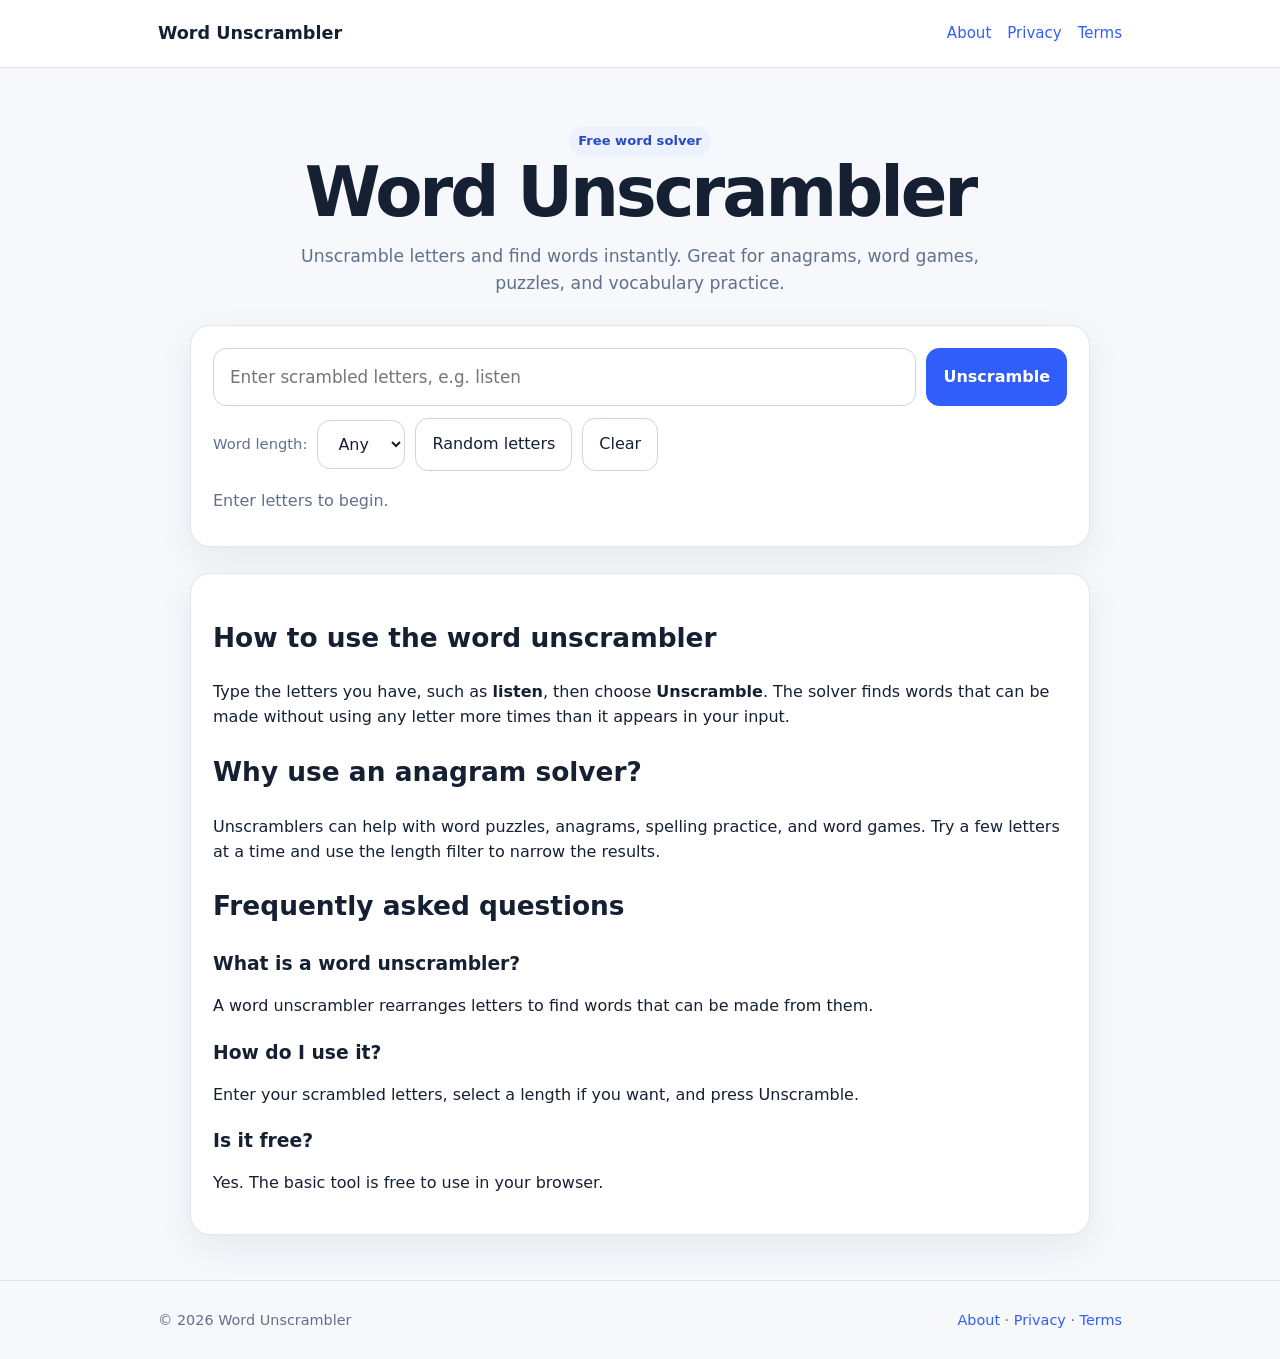
<file: index.html>
<!doctype html>
<html lang="en">
<head>
<meta charset="utf-8">
<meta name="viewport" content="width=device-width, initial-scale=1">
<title>Word Unscrambler - Free Anagram Solver</title>
<meta name="description" content="Free word unscrambler and anagram solver. Enter your letters to find words you can make, filter by length, and copy results instantly.">
<meta name="robots" content="index,follow">
<link rel="canonical" href="https://ryandavid14el-rgb.github.io/">
<link rel="stylesheet" href="style.css">
<script type="application/ld+json">
{"@context":"https://schema.org","@type":"WebApplication","name":"Word Unscrambler","url":"https://ryandavid14el-rgb.github.io/","applicationCategory":"UtilitiesApplication","operatingSystem":"Any","description":"Free browser-based word unscrambler and anagram solver."}
</script>
<script type="application/ld+json">
{"@context":"https://schema.org","@type":"FAQPage","mainEntity":[
{"@type":"Question","name":"What is a word unscrambler?","acceptedAnswer":{"@type":"Answer","text":"A word unscrambler rearranges letters to find words that can be made from the letters you enter."}},
{"@type":"Question","name":"How do I use the word unscrambler?","acceptedAnswer":{"@type":"Answer","text":"Enter your scrambled letters, optionally choose a word length, and select Unscramble. The results show words that can be formed from the available letters."}},
{"@type":"Question","name":"Is this word unscrambler free?","acceptedAnswer":{"@type":"Answer","text":"Yes. The tool is free to use in your browser."}}
]}
</script>
</head>
<body>
<header><div class="wrap nav"><a class="brand" href="./">Word Unscrambler</a><nav class="navlinks"><a href="about.html">About</a><a href="privacy.html">Privacy</a><a href="terms.html">Terms</a></nav></div></header>
<main class="wrap">
<section class="hero"><span class="pill">Free word solver</span><h1>Word Unscrambler</h1><p>Unscramble letters and find words instantly. Great for anagrams, word games, puzzles, and vocabulary practice.</p></section>
<section class="card solver" aria-label="Word unscrambler">
<div class="form"><input id="letters" class="input" maxlength="30" autocomplete="off" autocapitalize="none" spellcheck="false" placeholder="Enter scrambled letters, e.g. listen" aria-label="Scrambled letters"><button id="solve" class="primary">Unscramble</button></div>
<div class="controls"><label for="length">Word length:</label><select id="length"><option value="all">Any</option><option>2</option><option>3</option><option>4</option><option>5</option><option>6</option><option>7</option><option>8</option><option>9</option><option value="10">10+</option></select><button id="random">Random letters</button><button id="clear">Clear</button></div>
<div id="status" class="status" aria-live="polite">Enter letters to begin.</div><div id="results" class="results" aria-live="polite"></div>
</section>
<section class="section card"><h2>How to use the word unscrambler</h2><p>Type the letters you have, such as <strong>listen</strong>, then choose <strong>Unscramble</strong>. The solver finds words that can be made without using any letter more times than it appears in your input.</p><h2>Why use an anagram solver?</h2><p>Unscramblers can help with word puzzles, anagrams, spelling practice, and word games. Try a few letters at a time and use the length filter to narrow the results.</p><h2>Frequently asked questions</h2><h3>What is a word unscrambler?</h3><p>A word unscrambler rearranges letters to find words that can be made from them.</p><h3>How do I use it?</h3><p>Enter your scrambled letters, select a length if you want, and press Unscramble.</p><h3>Is it free?</h3><p>Yes. The basic tool is free to use in your browser.</p></section>
</main>
<footer><div class="wrap foot"><span>© 2026 Word Unscrambler</span><span><a href="about.html">About</a> · <a href="privacy.html">Privacy</a> · <a href="terms.html">Terms</a></span></div></footer>
<script src="wordlist.js"></script>
<script>
"use strict";
const WORDS = Array.isArray(window.WORDS) ? window.WORDS : [];
const byLength = new Map();
for (const w of WORDS) { const n=w.length; if(!byLength.has(n)) byLength.set(n,[]); byLength.get(n).push(w); }
function counts(s){const c=Object.create(null);for(const ch of s)c[ch]=(c[ch]||0)+1;return c}
function canMake(word, available){const c=counts(word);for(const k in c)if((available[k]||0)<c[k])return false;return true}
function normalize(v){return v.toLowerCase().replace(/[^a-z]/g,"").slice(0,30)}
function solve(){
 const letters=normalize(document.getElementById("letters").value);
 const filter=document.getElementById("length").value;
 const status=document.getElementById("status"), results=document.getElementById("results");
 results.innerHTML="";
 if(!letters){status.textContent="Enter letters to begin.";return}
 const available=counts(letters);
 let candidates=[];
 if(filter==="all"){for(const arr of byLength.values())candidates.push(...arr)}
 else {const n=Number(filter);for(const [len,arr] of byLength){if(n===10?len>=10:len===n)candidates.push(...arr)}}
 const matches=candidates.filter(w=>w.length<=letters.length&&canMake(w,available)).sort((a,b)=>b.length-a.length||a.localeCompare(b));
 status.textContent=`Found ${matches.length.toLocaleString()} possible word${matches.length===1?"":"s"} from "${letters}".`;
 if(!matches.length){results.innerHTML='<div class="empty">No matches found. Try different letters or a shorter word length.</div>';return}
 const frag=document.createDocumentFragment();
 for(const w of matches.slice(0,300)){const item=document.createElement("div");item.className="word";const text=document.createElement("span");text.textContent=w;const copy=document.createElement("button");copy.type="button";copy.textContent="Copy";copy.onclick=async()=>{try{await navigator.clipboard.writeText(w);copy.textContent="Copied";setTimeout(()=>copy.textContent="Copy",900)}catch{copy.textContent="Select"}};item.append(text,copy);frag.appendChild(item)}
 results.appendChild(frag);
}
document.getElementById("solve").addEventListener("click",solve);
document.getElementById("letters").addEventListener("keydown",e=>{if(e.key==="Enter")solve()});
document.getElementById("length").addEventListener("change",solve);
document.getElementById("clear").addEventListener("click",()=>{document.getElementById("letters").value="";document.getElementById("results").innerHTML="";document.getElementById("status").textContent="Enter letters to begin."});
document.getElementById("random").addEventListener("click",()=>{const pool="aeilnorstu";let s="";for(let i=0;i<7;i++)s+=pool[Math.floor(Math.random()*pool.length)];document.getElementById("letters").value=s;solve()});
</script>
</body></html>
</file>
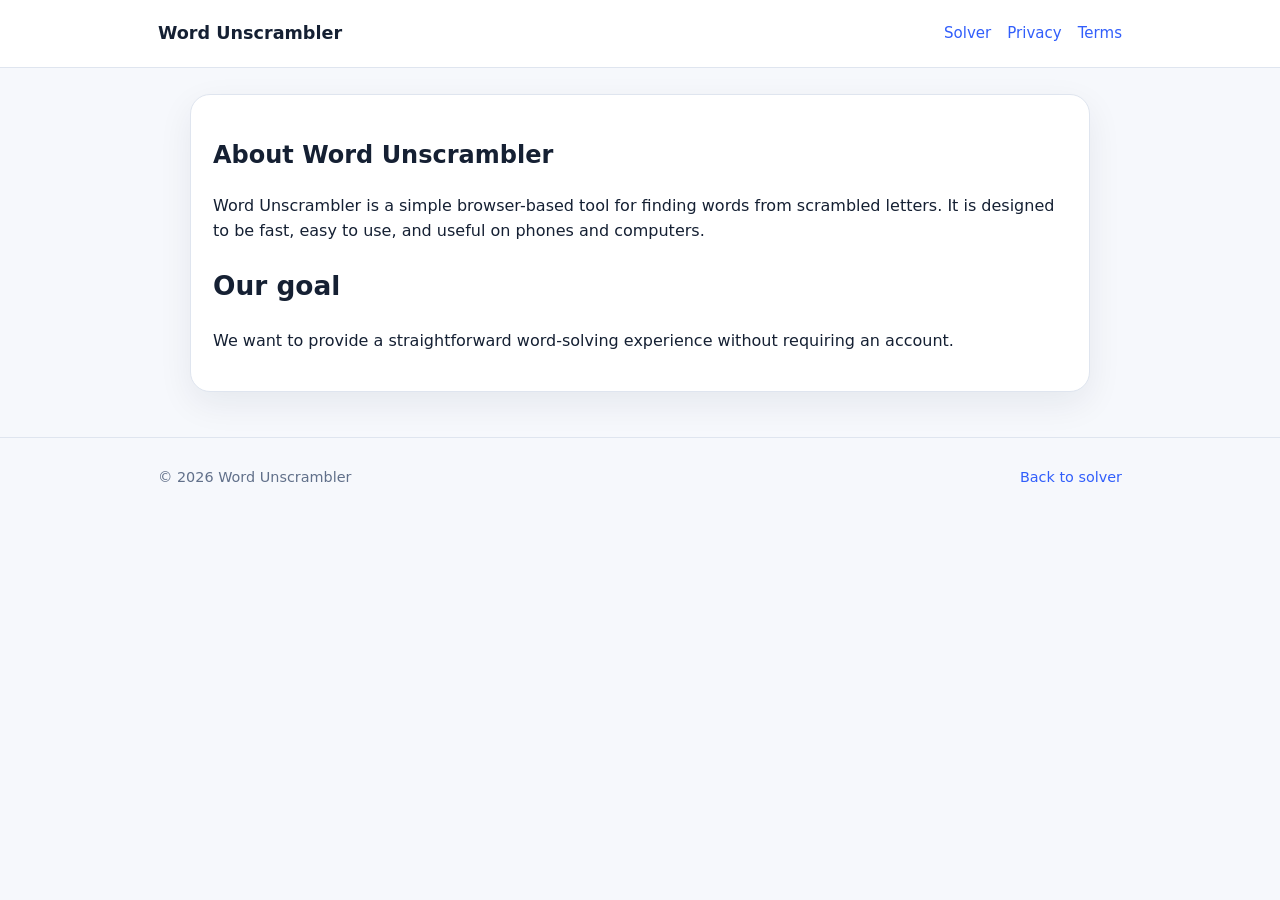
<file: about.html>
<!doctype html><html lang="en"><head><meta charset="utf-8"><meta name="viewport" content="width=device-width,initial-scale=1"><title>About Word Unscrambler</title><meta name="description" content="Learn about this free word unscrambler and anagram solver."><link rel="canonical" href="https://ryandavid14el-rgb.github.io/about.html"><link rel="stylesheet" href="style.css"></head><body><header><div class="wrap nav"><a class="brand" href="./">Word Unscrambler</a><nav class="navlinks"><a href="./">Solver</a><a href="privacy.html">Privacy</a><a href="terms.html">Terms</a></nav></div></header><main class="wrap"><section class="section card"><h1>About Word Unscrambler</h1><p>Word Unscrambler is a simple browser-based tool for finding words from scrambled letters. It is designed to be fast, easy to use, and useful on phones and computers.</p><h2>Our goal</h2><p>We want to provide a straightforward word-solving experience without requiring an account.</p></section></main><footer><div class="wrap foot"><span>© 2026 Word Unscrambler</span><a href="./">Back to solver</a></div></footer></body></html>
</file>
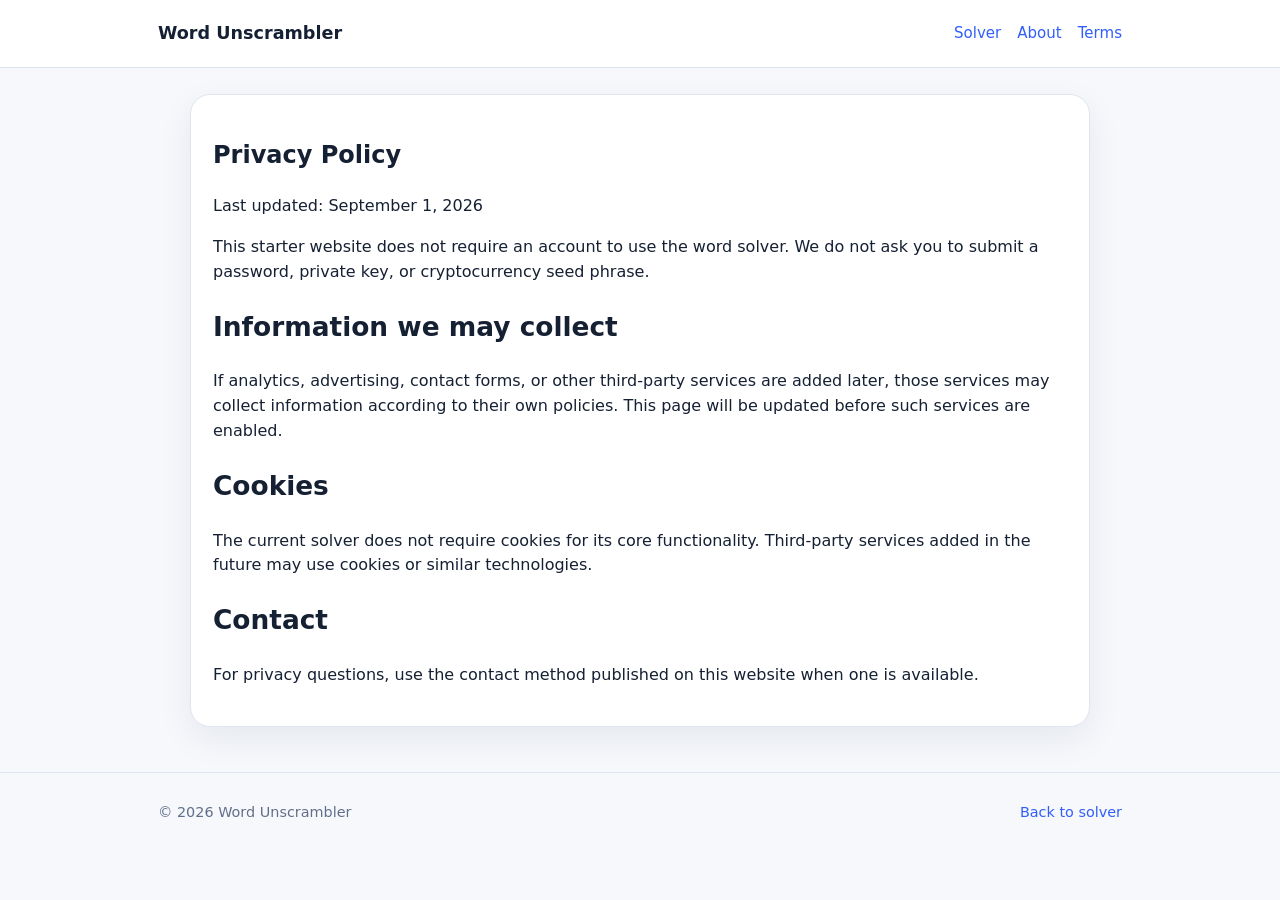
<file: privacy.html>
<!doctype html><html lang="en"><head><meta charset="utf-8"><meta name="viewport" content="width=device-width,initial-scale=1"><title>Privacy Policy - Word Unscrambler</title><meta name="description" content="Privacy policy for Word Unscrambler."><link rel="canonical" href="https://ryandavid14el-rgb.github.io/privacy.html"><link rel="stylesheet" href="style.css"></head><body><header><div class="wrap nav"><a class="brand" href="./">Word Unscrambler</a><nav class="navlinks"><a href="./">Solver</a><a href="about.html">About</a><a href="terms.html">Terms</a></nav></div></header><main class="wrap"><section class="section card"><h1>Privacy Policy</h1><p>Last updated: September 1, 2026</p><p>This starter website does not require an account to use the word solver. We do not ask you to submit a password, private key, or cryptocurrency seed phrase.</p><h2>Information we may collect</h2><p>If analytics, advertising, contact forms, or other third-party services are added later, those services may collect information according to their own policies. This page will be updated before such services are enabled.</p><h2>Cookies</h2><p>The current solver does not require cookies for its core functionality. Third-party services added in the future may use cookies or similar technologies.</p><h2>Contact</h2><p>For privacy questions, use the contact method published on this website when one is available.</p></section></main><footer><div class="wrap foot"><span>© 2026 Word Unscrambler</span><a href="./">Back to solver</a></div></footer></body></html>
</file>
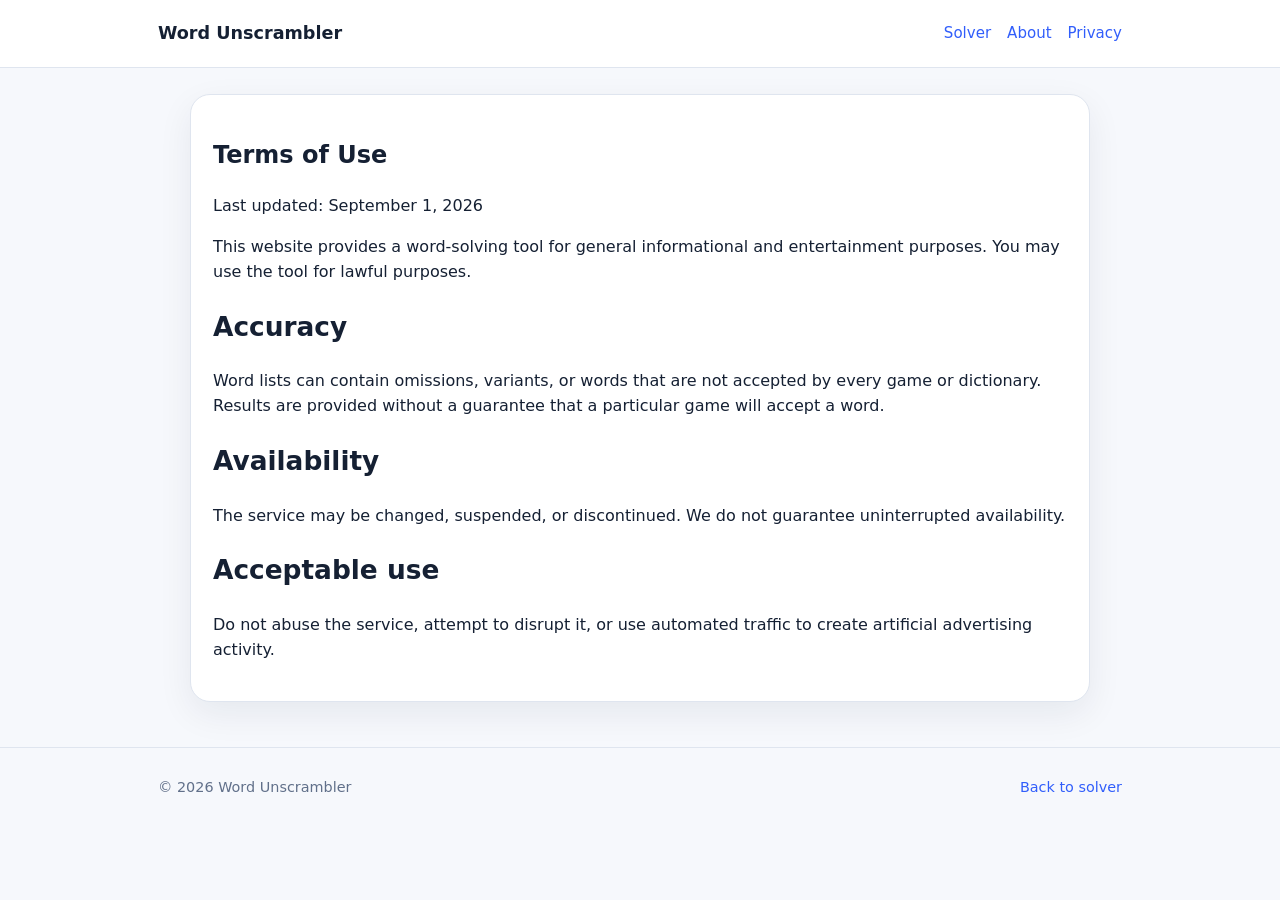
<file: terms.html>
<!doctype html><html lang="en"><head><meta charset="utf-8"><meta name="viewport" content="width=device-width,initial-scale=1"><title>Terms of Use - Word Unscrambler</title><meta name="description" content="Terms of use for Word Unscrambler."><link rel="canonical" href="https://ryandavid14el-rgb.github.io/terms.html"><link rel="stylesheet" href="style.css"></head><body><header><div class="wrap nav"><a class="brand" href="./">Word Unscrambler</a><nav class="navlinks"><a href="./">Solver</a><a href="about.html">About</a><a href="privacy.html">Privacy</a></nav></div></header><main class="wrap"><section class="section card"><h1>Terms of Use</h1><p>Last updated: September 1, 2026</p><p>This website provides a word-solving tool for general informational and entertainment purposes. You may use the tool for lawful purposes.</p><h2>Accuracy</h2><p>Word lists can contain omissions, variants, or words that are not accepted by every game or dictionary. Results are provided without a guarantee that a particular game will accept a word.</p><h2>Availability</h2><p>The service may be changed, suspended, or discontinued. We do not guarantee uninterrupted availability.</p><h2>Acceptable use</h2><p>Do not abuse the service, attempt to disrupt it, or use automated traffic to create artificial advertising activity.</p></section></main><footer><div class="wrap foot"><span>© 2026 Word Unscrambler</span><a href="./">Back to solver</a></div></footer></body></html>
</file>
<file: style.css>
:root{--bg:#f6f8fc;--card:#fff;--ink:#152033;--muted:#61708a;--line:#dfe5ef;--accent:#315efb;--accent2:#244bd0;--good:#087f5b}
*{box-sizing:border-box}html{scroll-behavior:smooth}body{margin:0;background:var(--bg);color:var(--ink);font-family:Inter,system-ui,-apple-system,BlinkMacSystemFont,"Segoe UI",sans-serif;line-height:1.55}
a{color:var(--accent);text-decoration:none}a:hover{text-decoration:underline}.wrap{max-width:1000px;margin:auto;padding:0 18px}
header{padding:20px 0;border-bottom:1px solid var(--line);background:#fff}.nav{display:flex;align-items:center;justify-content:space-between;gap:20px}.brand{font-weight:850;color:var(--ink);font-size:1.1rem}.navlinks{display:flex;gap:16px;font-size:.94rem}
.hero{text-align:center;padding:58px 0 28px}.hero h1{font-size:clamp(2.25rem,7vw,4.3rem);line-height:1.03;margin:0 0 16px;letter-spacing:-.045em}.hero p{max-width:680px;margin:0 auto;color:var(--muted);font-size:1.08rem}
.card{background:var(--card);border:1px solid var(--line);border-radius:20px;padding:22px;box-shadow:0 12px 35px rgba(21,32,51,.07)}.solver{margin:0 auto;max-width:900px}
.form{display:flex;gap:10px}.form input{flex:1;min-width:0}.input{width:100%;border:1px solid #cbd4e2;border-radius:13px;padding:15px 16px;font:inherit;font-size:1.05rem;outline:none}.input:focus{border-color:var(--accent);box-shadow:0 0 0 3px rgba(49,94,251,.12)}
button,select{font:inherit;border-radius:13px;padding:13px 16px;border:1px solid #cbd4e2;background:#fff;color:var(--ink);cursor:pointer}button.primary{background:var(--accent);color:#fff;border-color:var(--accent);font-weight:750}button.primary:hover{background:var(--accent2)}button:hover{border-color:#9eabc0}.controls{display:flex;gap:10px;flex-wrap:wrap;align-items:center;margin-top:12px}.controls label{font-size:.92rem;color:var(--muted)}.status{margin:18px 0 10px;color:var(--muted);min-height:24px}.results{display:grid;grid-template-columns:repeat(auto-fill,minmax(135px,1fr));gap:10px}.word{border:1px solid var(--line);background:#fbfcff;border-radius:13px;padding:13px;text-align:center;font-weight:750;display:flex;justify-content:space-between;align-items:center;gap:6px}.word button{padding:5px 8px;border-radius:8px;font-size:.8rem}.empty{padding:20px;border:1px dashed #cbd4e2;border-radius:13px;color:var(--muted)}
.section{margin:26px auto;max-width:900px}.section h2{font-size:1.65rem}.section h3{margin-bottom:6px}.note{font-size:.92rem;color:var(--muted)}.pill{display:inline-block;padding:5px 9px;border-radius:999px;background:#eef2ff;color:#294bc2;font-size:.82rem;font-weight:700}
footer{border-top:1px solid var(--line);margin-top:45px;padding:28px 0;color:var(--muted);font-size:.9rem}.foot{display:flex;justify-content:space-between;gap:18px;flex-wrap:wrap}
@media(max-width:650px){.navlinks{gap:10px;font-size:.85rem}.form{flex-direction:column}.form button{width:100%}.hero{padding-top:42px}.card{padding:16px}}
</file>
